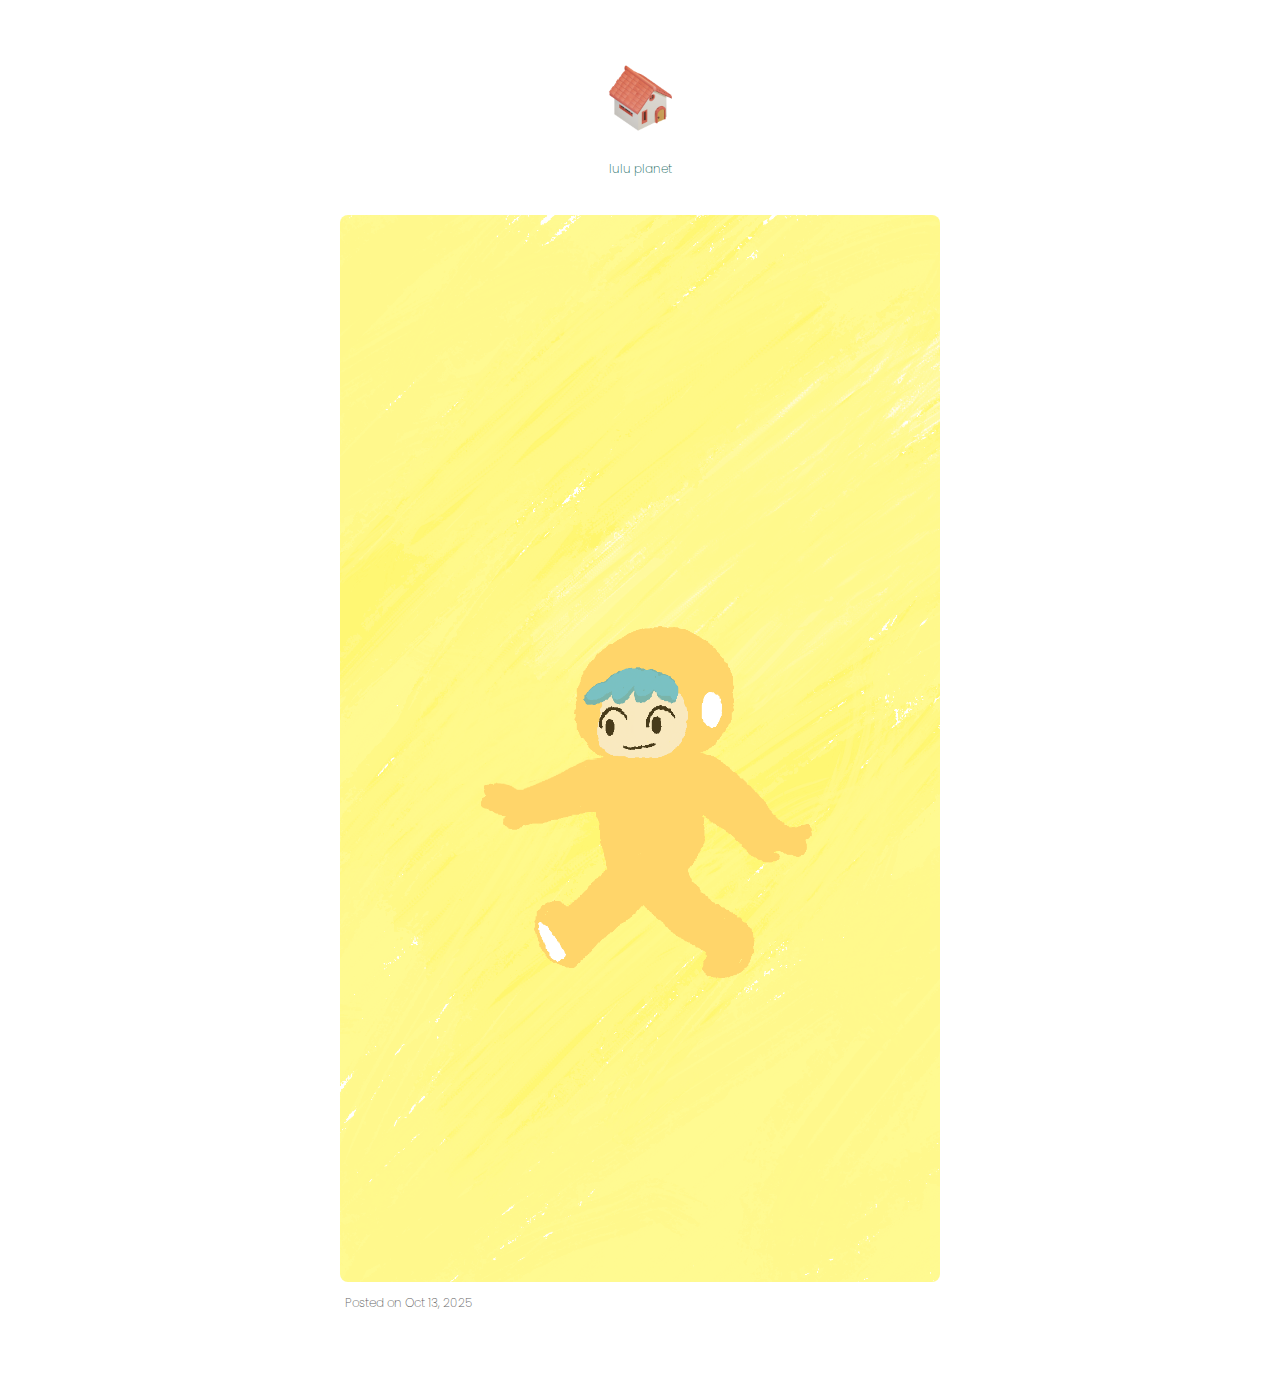
<file: index.html>
<!DOCTYPE html>
<html lang="en">
<head>
  <meta charset="UTF-8" />
  <meta name="viewport" content="width=device-width, initial-scale=1.0" />
  <title>thingvision</title>
  
  <!-- Google Font: Poppins -->
  <link href="https://fonts.googleapis.com/css2?family=Poppins:wght@300;500;700&display=swap" rel="stylesheet">

  <!-- Link to your CSS file -->
  <link rel="stylesheet" href="style.css">
</head>

<body>
  <!-- Header section with main image -->
 <header>
  <a href="https://thingvision.net">
    <img src="main-image.png" alt="Main Image" class="main-image">
  </a>
</header>

  <!-- Navigation links -->
  <nav>
    <ul class="link-list">
      <li><a href="https://thingvision.net/luluplanet.html">lulu planet</a></li>
     
    </ul>
  </nav>

  <!-- Image gallery -->
  <section class="gallery">



<div class="gallery-item">
      <img src="gallery1.png" alt="Gallery Image 1">
      <p class="timestamp">Posted on Oct 13, 2025</p>
      </div>

    



  </section>
</body>
</html>
</file>
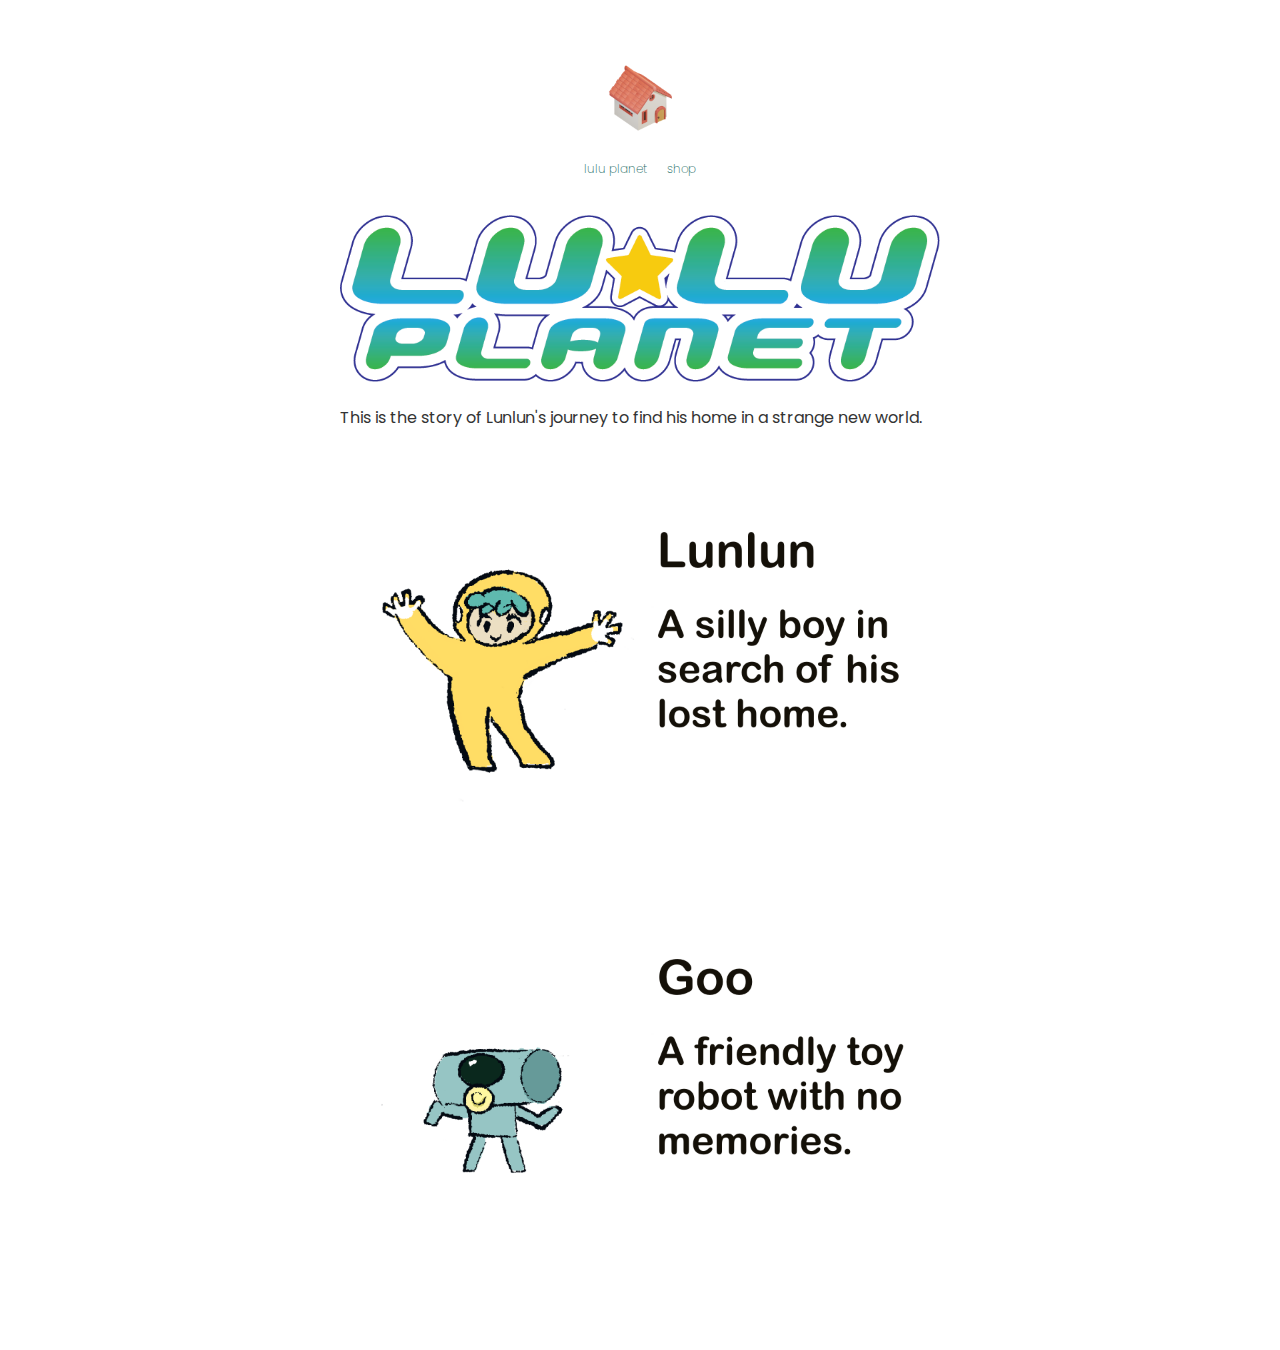
<file: luluplanet.html>
<!DOCTYPE html>
<html lang="en">
<head>
  <meta charset="UTF-8" />
  <meta name="viewport" content="width=device-width, initial-scale=1.0" />
  <title>thingvision</title>
  
  <!-- Google Font: Poppins -->
  <link href="https://fonts.googleapis.com/css2?family=Poppins:wght@300;500;700&display=swap" rel="stylesheet">

  <!-- Link to your CSS file -->
  <link rel="stylesheet" href="style.css">
</head>

<body>
  <!-- Header section with main image -->
 <header>
  <a href="https://thingvision.net">
    <img src="main-image.png" alt="Main Image" class="main-image">
  </a>
</header>

  <!-- Navigation links -->
  <nav>
    <ul class="link-list">
      <li><a href="https://thingvision.net/luluplanet.html">lulu planet</a></li>
      <li><a href="https://thingvision.bigcartel.com">shop</a></li>
     
    </ul>
  </nav>

  <!-- LOGO -->
  <section class="gallery">



<div class="gallery-item">
  <img src="llplogo.png" alt="logo">
  <p>This is the story of Lunlun's journey to find his home in a strange new world.</p>
</div>

<div class="gallery-item">
      <img src="llcard.png" alt="Gallery Image 1">
      </div>

<div class="gallery-item">
      <img src="gcard.png" alt="Gallery Image 2">
      </div>

    



  </section>
</body>
</html>
</file>
<file: style.css>
/* General setup */
body {
  font-family: 'Poppins', sans-serif;
  margin: 0;
  padding: 0;
  background: #FFFFFF;
  color: #333;
}

/* Header image */
.main-image {
  width: 100px;   /* fixed width */
  height: auto;  /* keeps proportions correct */
  display: block;
  margin: 50px auto 0 auto;  /* 50px from top, centered horizontally */
}

/* Navigation links */
.link-list {
  list-style: none;
  padding: 0;
  margin: 5px 0;
  text-align: center;
}

.link-list {
  list-style: none;
  padding: 0;
  margin: 5px 0;
  text-align: center;
}

.link-list li {
  margin: 0px 0; /* reduced space between list items */
}

.link-list a {
  text-decoration: none;
  color: #266d66;
  font-weight: 200;
  font-size: 12px; /* smaller font if desired */
  transition: color 0.2s;
}

.link-list a:hover {
  color: #f8d800;
}

/* Gallery layout */
.gallery {
  display: flex;
  flex-direction: column;
  align-items: center;
  padding: 30px;
}

.gallery-item {
  width: 90%;
  max-width: 600px;
  margin-bottom: 20px;
}

.gallery-item img {
  width: 100%;
  height: auto;
  border-radius: 8px;
}

.timestamp {
  margin-top: 5px;
  font-size: 12px;
  font-weight: 200;
  color: #666;
  text-align: left;
  padding-left: 5px;
}

/* Desktop layout */
@media (min-width: 768px) {
  .link-list {
    display: flex;
    justify-content: center;
    gap: 20px;
  }

  .gallery-item {
    width: 70%;
  }
}
</file>
